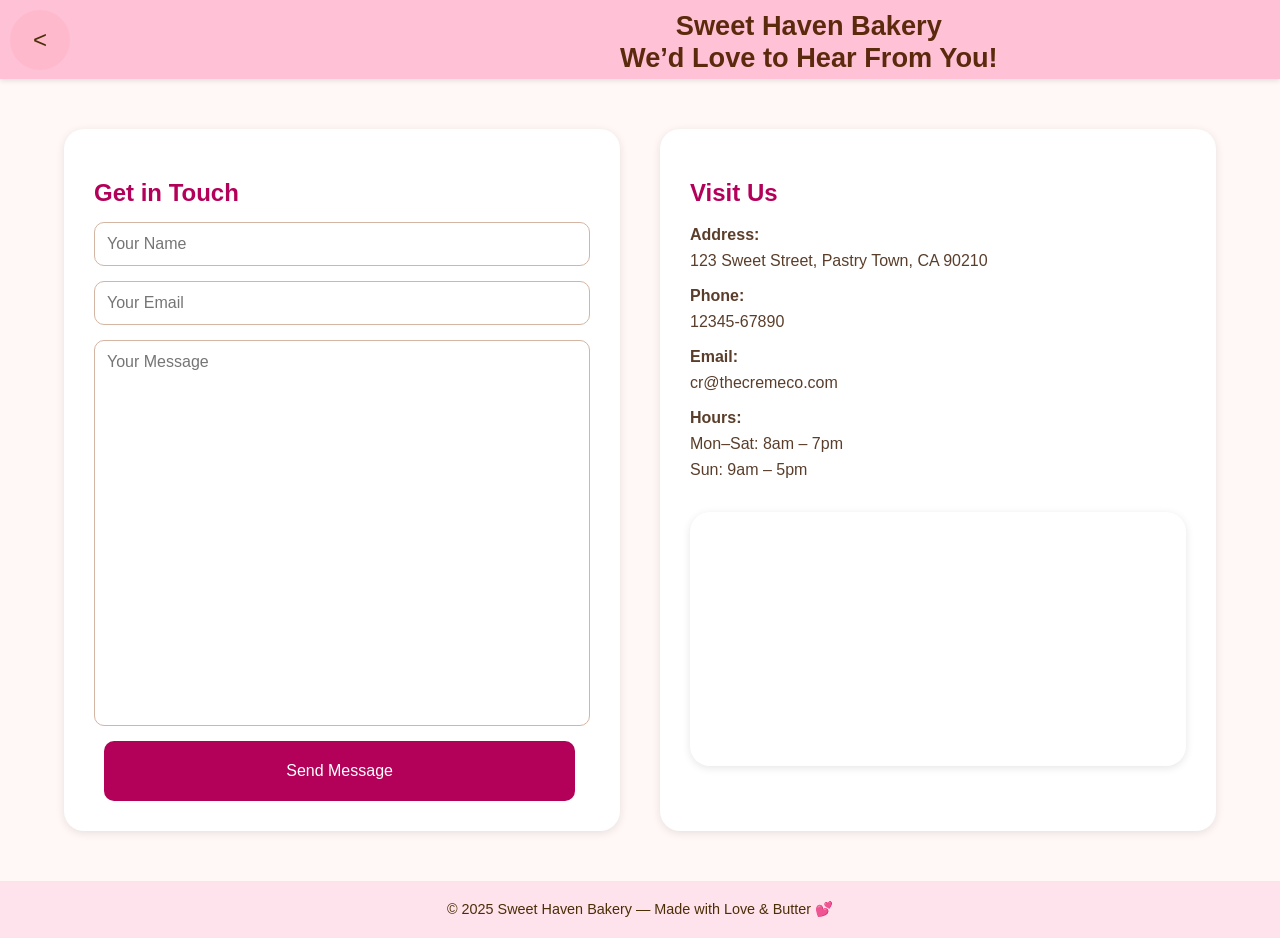
<file: contact.html>
<!DOCTYPE html>
<html lang="en">
<head>
<!-- D -->
<!-- O -->
<!-- N -->
<!-- E -->
  <meta charset="UTF-8">
  <meta name="viewport" content="width=device-width, initial-scale=1.0">
  <title>Sweet Haven Bakery | Contact Us</title>
  <style>
    body {
      font-family: "Poppins", sans-serif;
      background-color: #fff8f6;
      margin: 0;
      color: #5a3e2b;
    }

    header {
      background-color: #ffc1d6;
      /* text-align: center; */
      display: flex;
      top: 0;
      height: 69px;
      padding: 10px 0 0px;
      box-shadow: 0 2px 5px rgba(0,0,0,0.1);
    }

    button{
        font-size: 1.5rem;
        margin-right: 550px;
        padding: 5px 15px;
        border: none;
        width: 60px;
        margin-left: 10px;
        height: 60px;
        border-radius: 50%;
        background-color: #ffb3c690;
        color: #4b2e05;
        cursor: pointer;
    }
    header h1 {
      margin: 0;
      text-align: center;
      font-size: 1.7rem;
      color: #5b2a0d;
    }

    header p {
      font-size: 1.1rem;
      color: #663300;
      margin-top: 5px;
    }

    .contact-section {
      display: flex;
      flex-wrap: wrap;
      justify-content: center;
      gap: 40px;
      padding: 50px 5%;
    }

    .contact-form
    {
      background-color: #fff;
      border-radius: 20px;
      box-shadow: 0 2px 10px rgba(0,0,0,0.1);
      padding: 30px;
      flex: 1 1 350px;
      width: 300px;

    } 
    .contact-info {
      background-color: #fff;
      border-radius: 20px;
      box-shadow: 0 2px 10px rgba(0,0,0,0.1);
      padding: 30px;
      flex: 1 1 350px;
      max-width: 500px;
    }

    .contact-form h2, .contact-info h2 {
      color: #b3015a;
      margin-bottom: 15px;
    }

    .contact-form form {
      display: flex;
      flex-direction: column;
      gap: 15px;
    }

    .contact-form input,
    .contact-form textarea {
      padding: 12px;
      border-radius: 10px;
      border: 1px solid #d4b5a3;
      font-size: 1rem;
      font-family: inherit;
      resize: none;
    }

    .contact-form input:focus,
    .contact-form textarea:focus {
      outline: none;
      border-color: #b3015a;
      box-shadow: 0 0 5px rgba(179, 1, 90, 0.3);
    }

    .contact-form button {
      background-color: #b3015a;
      color: #fff;
      border: none;
      width: 95%;
      padding: 12px;
      border-radius: 10px;
      font-size: 1rem;
      cursor: pointer;
      transition: background-color 0.3s ease;
    }

    .contact-form button:hover {
        color: #000;
      background-color: #ff4f9bbc;
    }

    .contact-info p {
      margin: 10px 0;
      line-height: 1.6;
    }

    .map-container {
      margin-top: 30px;
      border-radius: 20px;
      overflow: hidden;
      box-shadow: 0 2px 8px rgba(0,0,0,0.1);
    }

    iframe {
      width: 100%;
      height: 250px;
      border: none;
    }

    footer {
      text-align: center;
      background-color: #ffe3ec;
      padding: 20px;
      font-size: 0.9rem;
      color: #4b2e05;
    }

    @media screen and (max-width: 425px) {

    
    header {
      display: flex;
      flex-direction: row;
      position: sticky;
        /* top: 0; */
        width: 100%;
      z-index: 100;
      height: 10px;
      background-color: #ffb3c6;
      /* gap: 55px; */
      /* text-align: center; */
      justify-content: space-between;
      padding: 30px 0;
      padding-top: 10px ;
      box-shadow: 0 2px 5px rgba(0,0,0,0.1);
    }
    
    header h1 {
      font-size: 0.8rem;
      text-align: right;
      margin: 0px;
      color: #4b2e05;
    }

    button{
        margin-right: 30px;
        margin-top: 0px;
        width: 30px;
        height: 30px;
        border-radius: 50%;
        /* height: 10px; */
        padding: 5px 10px;
        font-size: 0.7rem;
        background-color: #e0063d60;
        color: #4b2e05;
    }


    header p {
      font-size: 1.1rem;
      color: #663300;
      margin-top: 5px;
    }

      .contact-section {
        flex-direction: column;
        align-items: center;
        justify-content: center;
        padding: 20px 5%;
      }
      .contact-form
    {
      background-color: #fff;
      border-radius: 20px;
      box-shadow: 0 2px 10px rgba(0,0,0,0.1);
      padding: 30px;
      flex: 1 1 350px;
      width: 220px;
    }

    .contact-form button {
      background-color: #b3015a;
      color: #fff;
      border: none;
      width: 220px;
      padding: 12px;
      margin-right: 20px;
      border-radius: 10px;
      font-size: 1rem;
      cursor: pointer;
      transition: background-color 0.3s ease;
    }

    .contact-form button:hover {
        color: #000;
      background-color: #ff4f9bbc;
        
    }
}
  </style>
</head>
<body>
  <header>
    <a href="index.html">
        <button><</button>
    </a>
    <h1>Sweet Haven Bakery<br>We’d Love to Hear From You!</h1>
  </header>

  <section class="contact-section">
    <!-- Contact Form -->
    <div class="contact-form">
      <h2>Get in Touch</h2>
      <form>
        <input type="text" name="name" placeholder="Your Name" required>
        <input type="email" name="email" placeholder="Your Email" required>
        <textarea name="message" rows="20" placeholder="Your Message" required></textarea>
        <button type="submit">Send Message</button>
      </form>
    </div>

    <!-- Contact Info -->
    <div class="contact-info">
      <h2>Visit Us</h2>
      <p><strong>Address:</strong><br> 123 Sweet Street, Pastry Town, CA 90210</p>
      <p><strong>Phone:</strong><br> 12345-67890</p>
      <p><strong>Email:</strong><br> cr@thecremeco.com</p>
      <p><strong>Hours:</strong><br> Mon–Sat: 8am – 7pm<br>Sun: 9am – 5pm</p>

      <div class="map-container">
        <iframe 
          src="https://www.google.com/maps/embed?pb=!1m18!1m12!1m3!1d3153.019777134847!2d-122.42067908468177!3d37.774929779759774!2m3!1f0!2f0!3f0!3m2!1i1024!2i768!4f13.1!3m3!1m2!1s0x8085808b8e7e0c3b%3A0x8f2e0f4db715dd4a!2sBakery!5e0!3m2!1sen!2sus!4v1617640982133!5m2!1sen!2sus" 
          allowfullscreen="" loading="lazy">
        </iframe>
      </div>
    </div>
  </section>

  <footer>
    © 2025 Sweet Haven Bakery — Made with Love & Butter 💕
  </footer>
</body>
</html>
</file>
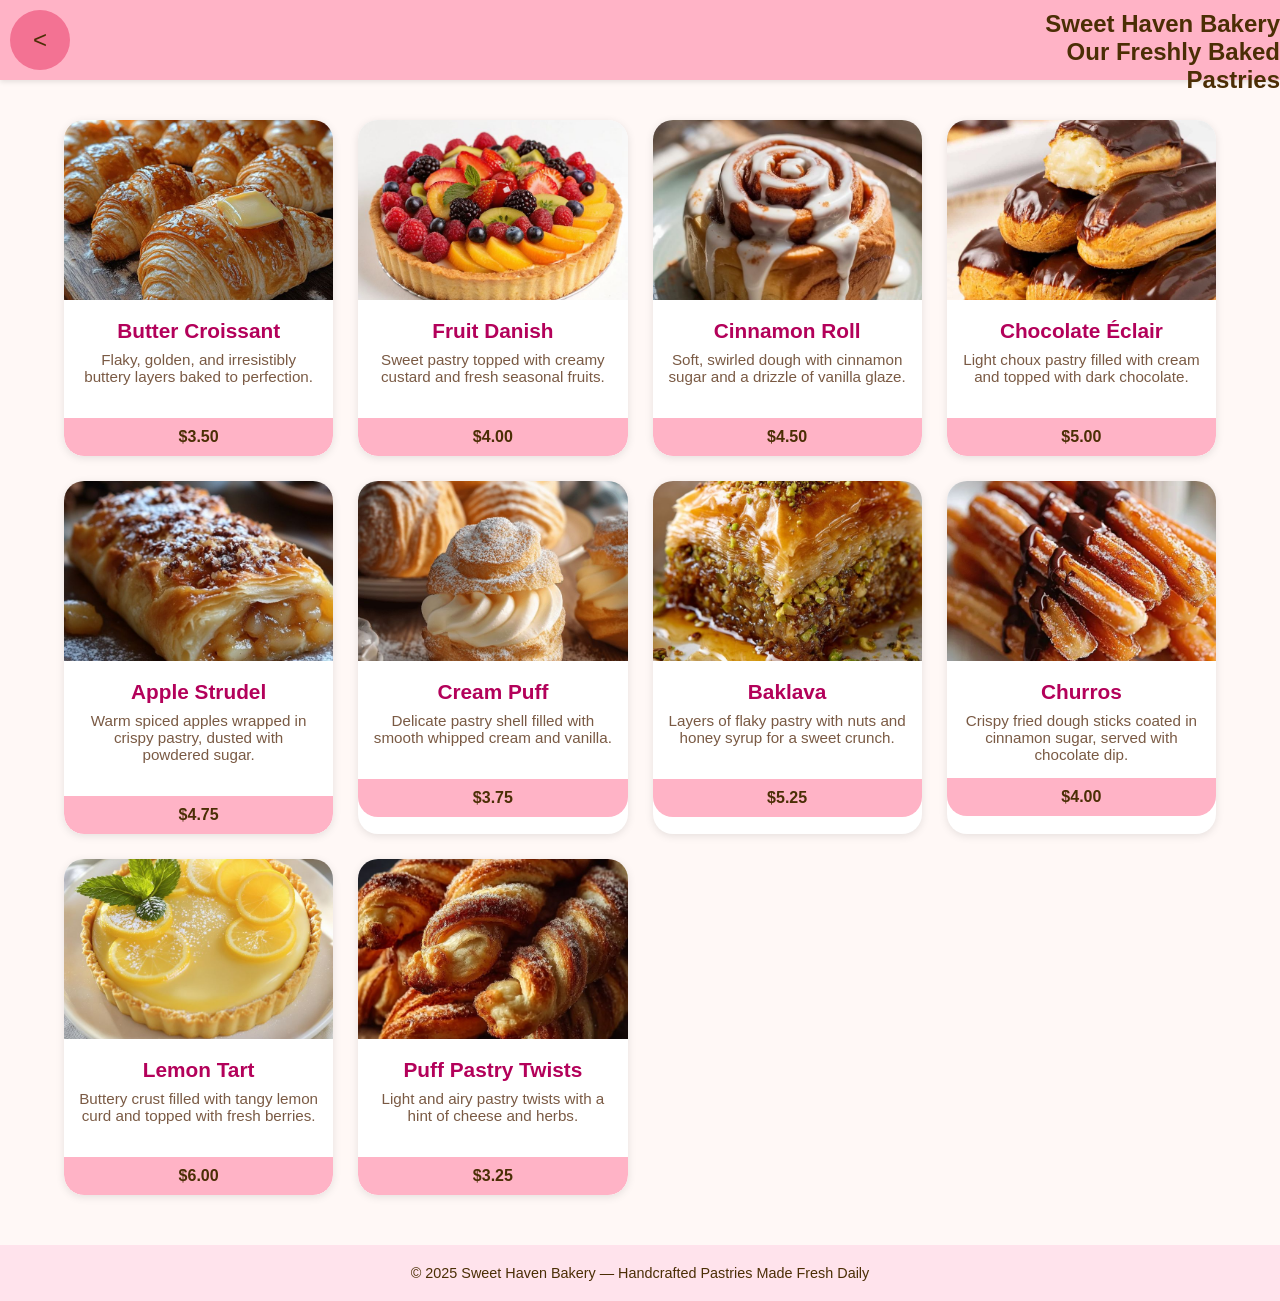
<file: pastry.html>
<!DOCTYPE html>
<html lang="en">
<head>
<!-- D -->
<!-- O -->
<!-- N -->
<!-- E -->
  <meta charset="UTF-8">
  <meta name="viewport" content="width=device-width, initial-scale=1.0">
  <title>Sweet Haven Bakery | Pastry Menu</title>
  <style>
    body {
      font-family: "Poppins", sans-serif;
      background-color: #fff8f6;
      margin: 0;
      color: #5a3e2b;
    }

    header {
        display: flex;
      background-color: #ffb3c6;
      position: fixed;
        top: 0;
        width: 100%;
      z-index: 100;
        height: 50px;
      gap: 20px;
      text-align: center;
      padding-bottom: 20px;
        padding-top: 10px ;
      box-shadow: 0 2px 5px rgba(0,0,0,0.1);
    }

    header h1 {
      font-size: 1.5rem;
      text-align: right;
      margin: 0;
      margin-left: 400px;
      color: #4b2e05;
    }

    header p {
      font-size: 1.1rem;
      color: #663300;
      margin-top: 5px;
    }

    .menu-section {
      padding: 50px 5%;
        margin-top: 70px;
      display: grid;
      grid-template-columns: repeat(auto-fit, minmax(250px, 1fr));
      gap: 25px;
    }

    .pastry-card {
      background-color: #fff;
      border-radius: 20px;
      overflow: hidden;
      text-align: center;
      box-shadow: 0 2px 8px rgba(0,0,0,0.1);
      transition: all 0.3s ease;
    }

    .pastry-card:hover {
      transform: translateY(-5px);
      box-shadow: 0 6px 15px rgba(255, 0, 128, 0.25);
    }

    .pastry-card img {
      width: 100%;
      height: 180px;
      object-fit: cover;
    }

    .pastry-card h3 {
      margin: 15px 0 8px;
      font-size: 1.3rem;
      color: #b3015a;
    }


    button{
        font-size: 1.5rem;
        margin-right: 550px;
        margin-left: 10px;
        padding: 5px 15px;
        border: none;
        width: 60px;
        height: 60px;
        border-radius: 50%;
        background-color: #e0063d60;
        color: #4b2e05;
        cursor: pointer;
    }
    
    .pastry-card p {
      font-size: 0.95rem;
      margin: 0 15px 15px;
      color: #7a5a44;
    }

    .price {
      background-color: #ffb3c6;
      color: #4b2e05;
      font-weight: bold;
      padding: 10px;
      border-radius: 0 0 20px 20px;
    }

    footer {
      text-align: center;
      background-color: #ffe3ec;
      padding: 20px;
      font-size: 0.9rem;
      color: #4b2e05;
    }

    @media (max-width: 600px) {
    
    header {
      display: flex;
      flex-direction: row;
      position: sticky;
        /* top: 0; */
        width: 100%;
      z-index: 100;
      height: 10px;
      background-color: #ffb3c6;
      gap: 55px;
      justify-content: space-between;
      /* text-align: center; */
      padding: 30px 0;
      padding-top: 10px ;
      box-shadow: 0 2px 5px rgba(0,0,0,0.1);
    }
    
    header h1 {
      font-size: 0.8rem;
      margin-right: 5px;
      /* text-align: right; */
      margin: 0px;
      color: #4b2e05;
    }

    button{
        margin-right: 30px;
        margin-top: 0px;
        width: 30px;
        height: 30px;
        border-radius: 50%;
        /* height: 10px; */
        padding: 5px 10px;
        font-size: 0.7rem;
        background-color: #e0063d60;
        color: #4b2e05;
    }

    .menu-section {
      grid-template-columns: 1fr;
      padding: 20px 5%;
      margin-top: 20px;
    }
}
  </style>
</head>
<body>
  <header>

    <a href="index.html">
        <button><</button>
    </a>
    <h1>Sweet Haven Bakery<br>Our Freshly Baked Pastries</h1>
    <!-- <p>Our Freshly Baked Pastries</p> -->
  </header>

  <section class="menu-section">
    <div class="pastry-card">
      <img src="Perfect Your Homemade Flaky Butter Croissants Today!.jpg" alt="Croissant">
      <h3>Butter Croissant</h3>
      <p>Flaky, golden, and irresistibly buttery layers baked to perfection.</p>
      <br><div class="price">$3.50</div>
    </div>

    <div class="pastry-card">
      <img src="Summer Fruit Tart Recipe.jpg" alt="Danish Pastry">
      <h3>Fruit Danish</h3>
      <p>Sweet pastry topped with creamy custard and fresh seasonal fruits.</p>
      <br><div class="price">$4.00</div>
    </div>

    <div class="pastry-card">
      <img src="Brown Butter Cinnamon Rolls.jpg" alt="Cinnamon Roll">
      <h3>Cinnamon Roll</h3>
      <p>Soft, swirled dough with cinnamon sugar and a drizzle of vanilla glaze.</p>
      <br><div class="price">$4.50</div>
    </div>

    <div class="pastry-card">
      <img src="Eclairs covered with chocolate glaze and filled with pastry cream_.jpg" alt="Éclair">
      <h3>Chocolate Éclair</h3>
      <p>Light choux pastry filled with cream and topped with dark chocolate.</p>
      <br><div class="price">$5.00</div>
    </div>

    <div class="pastry-card">
      <img src="Apple Strudel_ A Warm Winter Classic.jpg" alt="Apple Strudel">
      <h3>Apple Strudel</h3>
      <p>Warm spiced apples wrapped in crispy pastry, dusted with powdered sugar.</p>
      <br><div class="price">$4.75</div>
    </div>

    <div class="pastry-card">
      <img src="Golden Vanilla Cream Puffs_ A Delightful Recipe to Try!.jpg" alt="Cream Puff">
      <h3>Cream Puff</h3>
      <p>Delicate pastry shell filled with smooth whipped cream and vanilla.</p>
      <br><div class="price">$3.75</div>
    </div>

    <div class="pastry-card">
        <img src="Homemade Greek Baklava with Walnuts and Pistachios.jpg" alt="Baklava">
        <h3>Baklava</h3>
        <p>Layers of flaky pastry with nuts and honey syrup for a sweet crunch.</p>
        <br><div class="price">$5.25</div>
    </div>

    <div class="pastry-card">
        <img src="Gluten-Free Gourmet Churros with Rich Dark Chocolate Sauce.jpg" alt="Churros">
        <h3>Churros</h3>
        <p>Crispy fried dough sticks coated in cinnamon sugar, served with chocolate dip.</p>
        <div class="price">$4.00</div>
    </div>
    <div class="pastry-card">
        <img src="No-Bake Lemon Tart_ Irresistibly Tangy & Refreshing Dessert!.jpg" alt="Tart">
        <h3>Lemon Tart</h3>
        <p>Buttery crust filled with tangy lemon curd and topped with fresh berries.</p>
        <br><div class="price">$6.00</div>
    </div>
    <div class="pastry-card">
        <img src="Delicious Homemade Cinnamon Twists with Puff Pastry - Recipes by Lena.jpg" alt="Puff Pastry">
        <h3>Puff Pastry Twists</h3>
        <p>Light and airy pastry twists with a hint of cheese and herbs.</p>
        <br><div class="price">$3.25</div>
    </div>




  </section>

  <footer>
    © 2025 Sweet Haven Bakery — Handcrafted Pastries Made Fresh Daily
  </footer>
</body>
</html>
</file>
